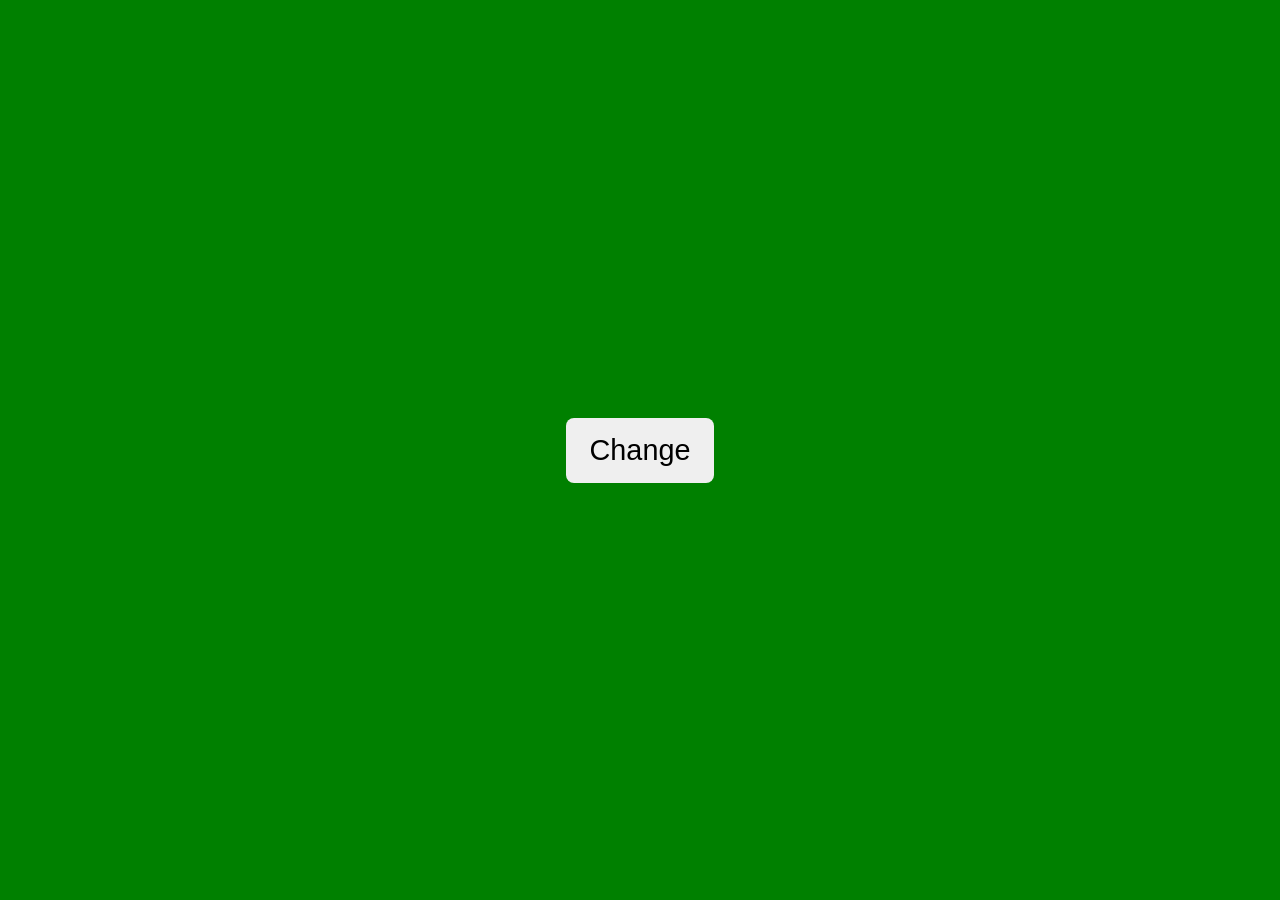
<file: bg-changer/index.html>
<!DOCTYPE html>
<html lang="en">
<head>
    <meta charset="UTF-8">
    <meta name="viewport" content="width=device-width, initial-scale=1.0">
    <title>Bg-changer(01)</title>
    <link rel="stylesheet" href="./style.css">
    <script src="./script.js" defer></script>
    
</head>
<body>

    <section class="background">
         <button class="change-btn">Change</button>
    </section>
    
</body>
</html>
</file>
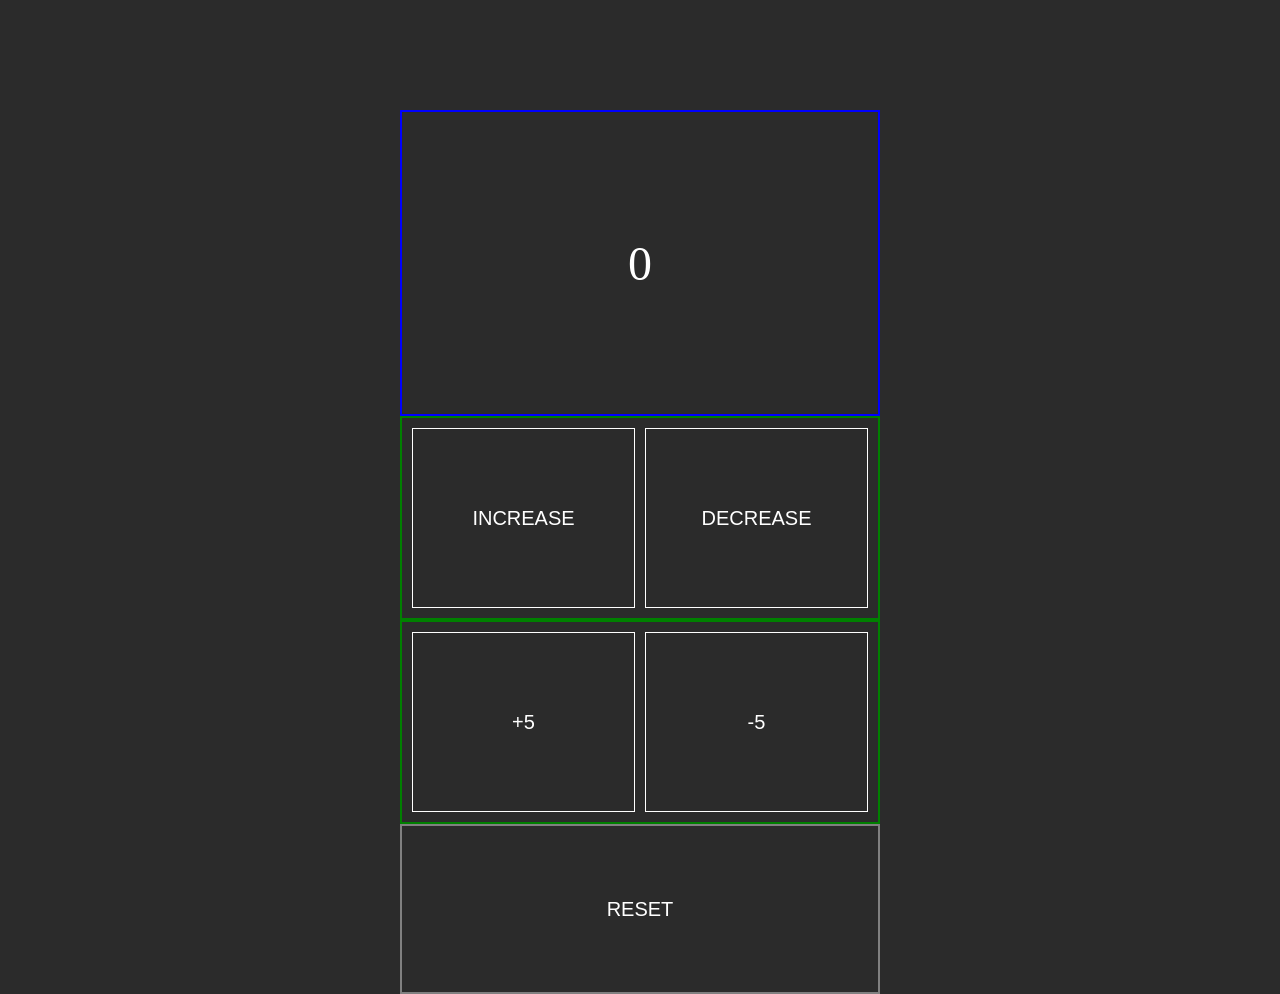
<file: counter-app/index.html>
<!DOCTYPE html>
<html lang="en">
<head>
    <meta charset="UTF-8">
    <meta name="viewport" content="width=device-width, initial-scale=1.0">
    <title>Document</title>
    <link rel="stylesheet" href="./style.css">
    <script src="./script.js" defer></script>
    
</head>
<body>

      <section class="container">

        <div class="first-number-holder screen">0</div>

        
        <div class=" btn-container">
            <button class="add-btn increase btn">
                INCREASE
            </button>
            <button class="decrease btn">DECREASE</button>
        </div>

        <div class="btn-container">
            <button class=" btn addFive">+5</button>
            <button class="btn minusFive">-5</button>
        </div>
        <button class="third-reset reset">
            RESET
        </button>



      </section>
  
</body>
</html>
</file>
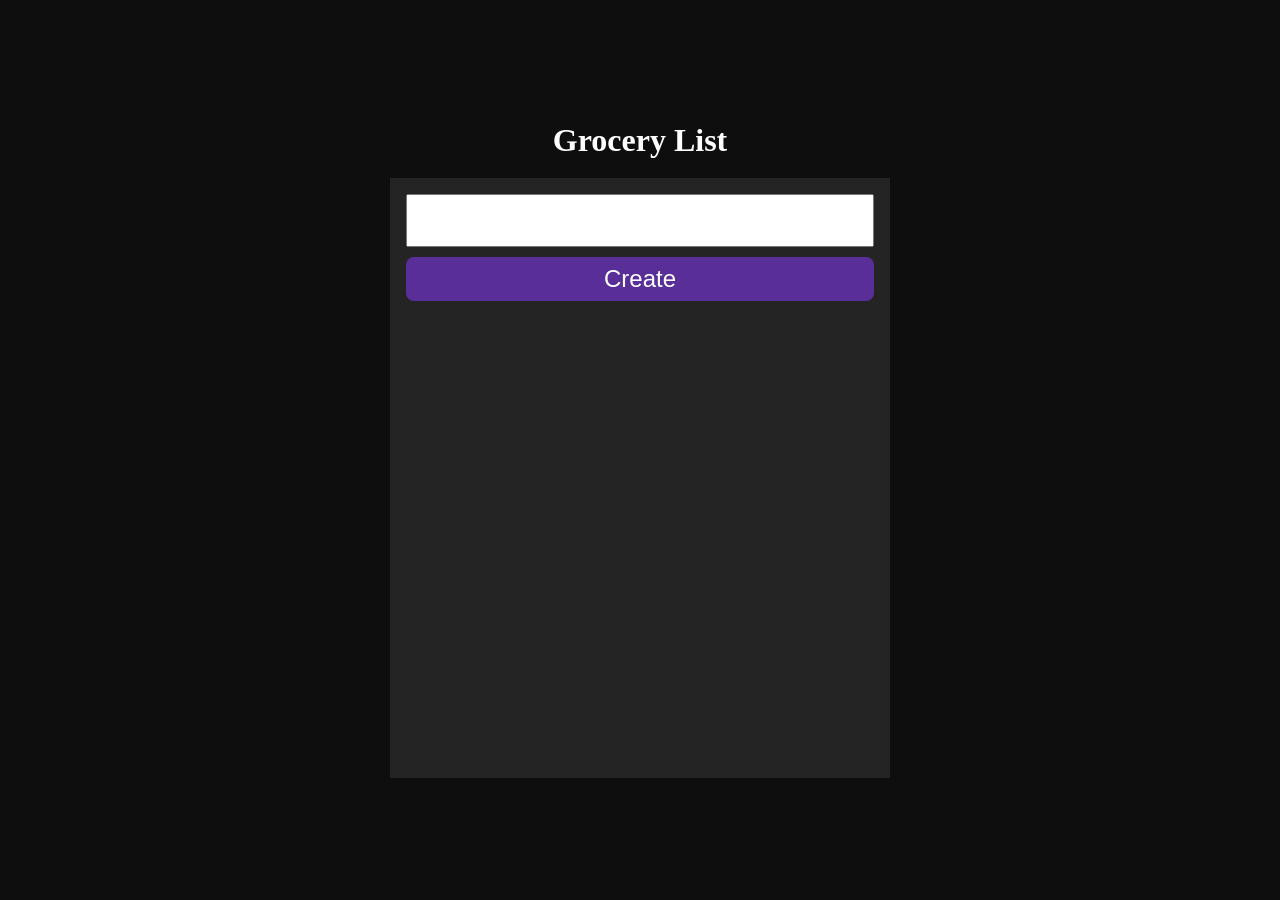
<file: grocery-list-creator/index.html>
<!DOCTYPE html>
<html lang="en">
<head>
    <meta charset="UTF-8">
    <meta name="viewport" content="width=device-width, initial-scale=1.0">
    <title>grocery-list-creator</title>
    <link rel="stylesheet" href="style.css">
    <script src="./script.js" defer></script>

</head>
<body>
 <h1>Grocery List</h1>
    <div class="container">
       
        <input type="text" class="grocery-name-input">
        <button>Create</button>

        <ul >
          
 


        </ul>

    </div>
    
</body>
</html>
</file>
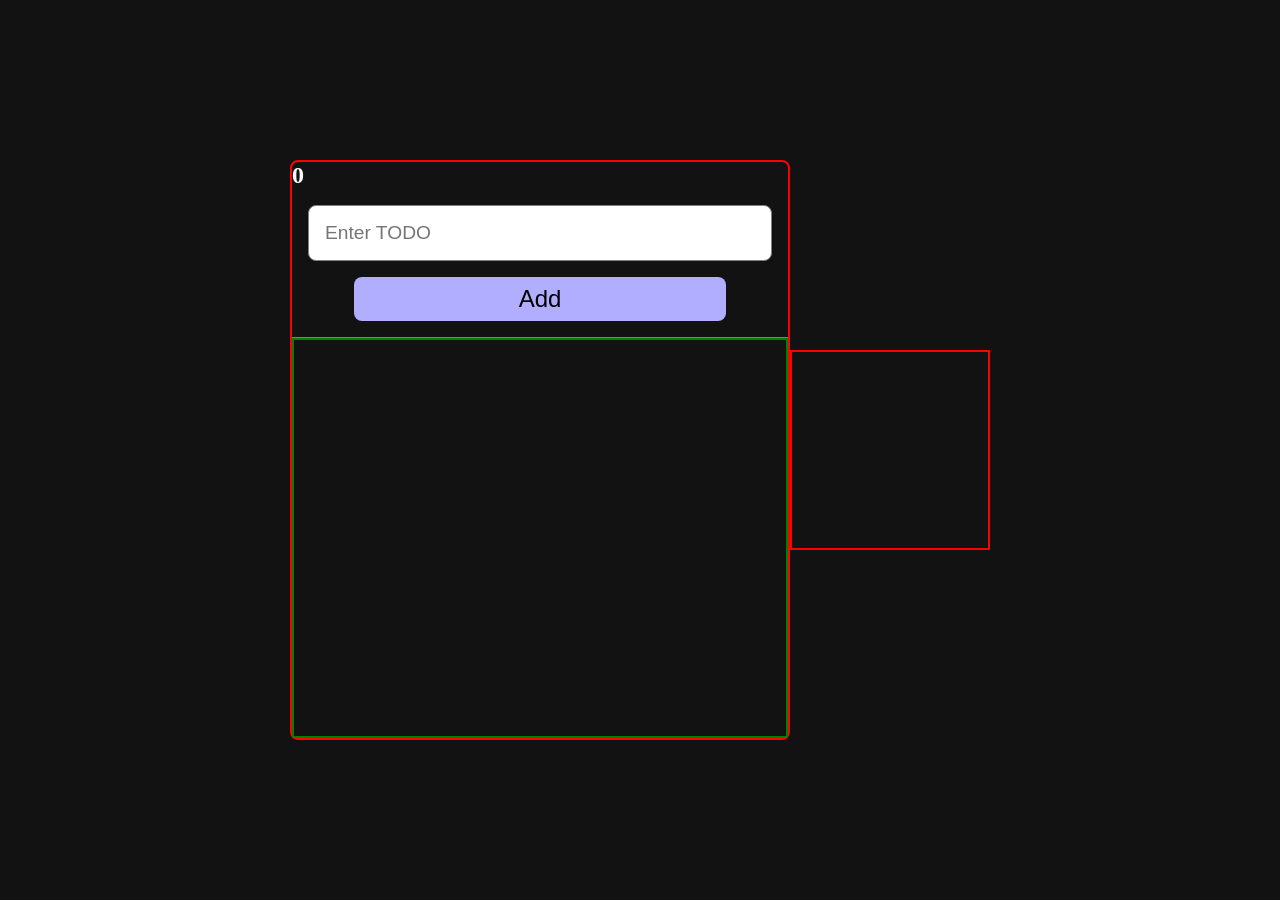
<file: todo-list/index.html>
<!DOCTYPE html>
<html lang="en">
<head>
    <meta charset="UTF-8">
    <meta name="viewport" content="width=device-width, initial-scale=1.0">
    <title>Todo List</title>
    <link rel="stylesheet" href="style.css">
</head>
<body>

    <section class="todo-container">
        <h1 class="total-todo" style="color:  white;">0</h1>

        <div class="input-container">

            <input type="text" class="input" placeholder="Enter TODO">
            <button class="add-btn">Add</button>

        </div>

        <div class="todo-task-container todo-wrapper">

            <!-- <div class="todo-item">

               <h1>todo lorem10</h1>

               <div class="btn-container">
                
               <button class="delete">X</button>
               <button class="completed">C</button>

               </div>

            </div>   -->

        </div>
         

    </section>

    <div class="fruit-container">

            

    </div>
    

    <script src="./script.js"></script>
</body>
</html>
</file>
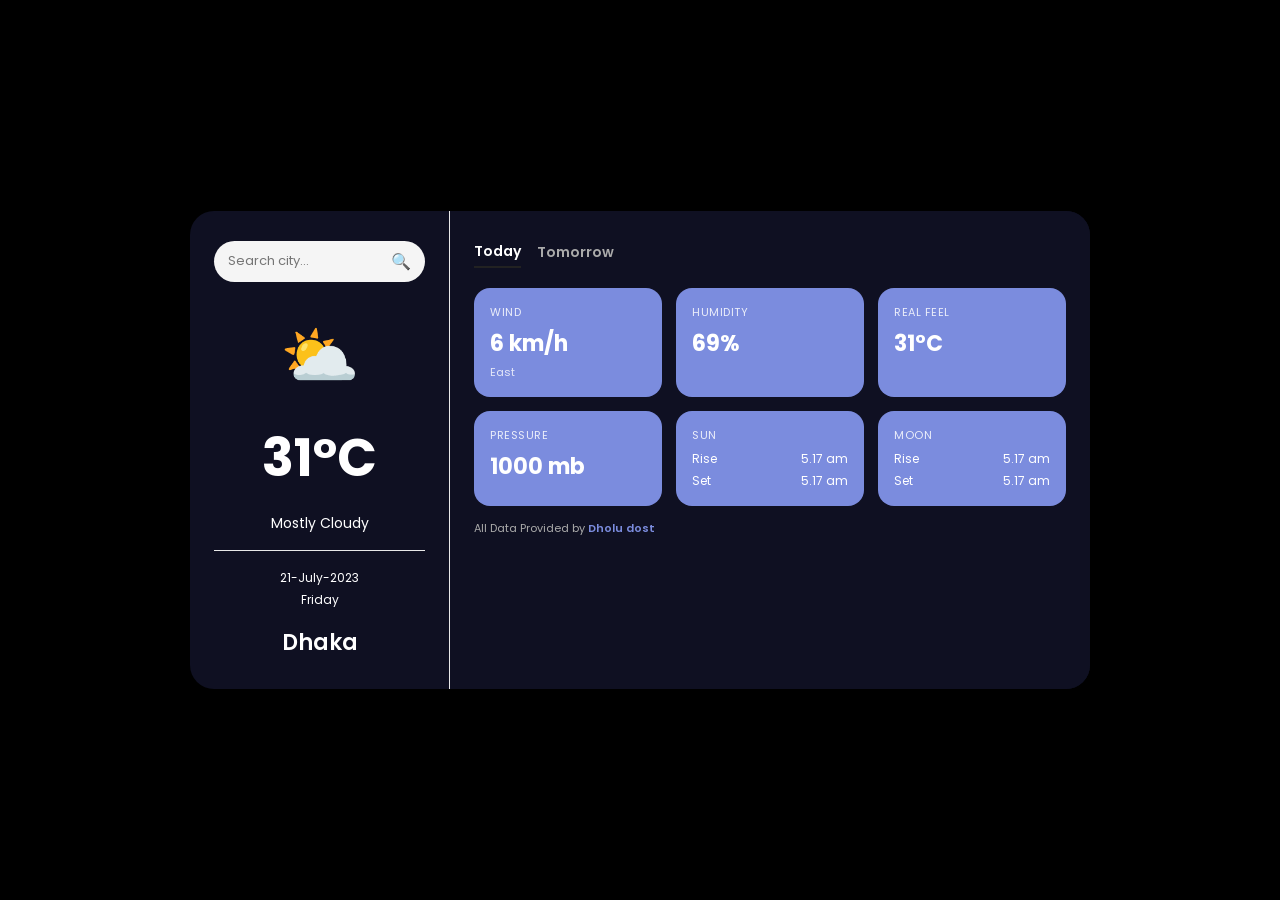
<file: weather app/index.html>
<!DOCTYPE html>
<html lang="en">
<head>
  <meta charset="UTF-8" />
  <meta name="viewport" content="width=device-width, initial-scale=1.0"/>
  <title>Weather App</title>
  <link rel="stylesheet" href="style.css">
    <link href="https://fonts.googleapis.com/css2?family=Poppins:wght@300;400;600;700&display=swap" rel="stylesheet"/>
  <script src="./script.js" defer></script>

</head>
<body>

  <!-- ========================
       MAIN WEATHER CARD
  ======================== -->
  <div class="weather-card">

    <!-- LEFT PANEL: City info -->
    <div class="left-panel">

      <!-- Search Bar -->
      <div class="search-bar">
        <input type="text" class="input"  placeholder="Search city..." />
        <span class="search">🔍</span>
      </div>

      <!-- Weather Icon (using emoji for simplicity) -->
      <div class="weather-icon">⛅</div>

      <!-- Temperature -->
      <div class="temperature">31°C</div>

      <!-- Weather Description -->
      <div class="weather-desc">Mostly Cloudy</div>

      <!-- Divider -->
      <div class="divider"></div>

      <!-- Date & Time -->
      <div class="date-time">
        <span class="date">21-July-2023</span> <br/>
        <span class="day">Friday</span> <br/>
        <span class="time"></span>
      </div>

      <!-- City Name -->
      <div class="city-name">Dhaka</div>

    </div>
    <!-- End Left Panel -->

    <!-- RIGHT PANEL: Weather details -->
    <div class="right-panel">

      <!-- Tab Buttons -->
      <div class="tabs">
        <button class="tab-btn active">Today</button>
        <button class="tab-btn">Tomorrow</button>
      </div>

      <!-- Info Cards Grid -->
      <div class="info-grid">

        <!-- Card 1: Wind -->
        <div class="info-card">
          <div class="label">Wind</div>
          <div class="value wind-value">6 km/h</div>
          <div class="sub">East</div>
        </div>

        <!-- Card 2: Humidity -->
        <div class="info-card">
          <div class="label">Humidity</div>
          <div class="value humidity-value">69%</div>
        </div>

        <!-- Card 3: Real Feel -->
        <div class="info-card">
          <div class="label">Real Feel</div>
          <div class="value feels_like">31°C</div>
        </div>

       

        <!-- Card 5: Pressure -->
        <div class="info-card">
          <div class="label">Pressure</div>
          <div class="value pressure">1000 mb</div>
        </div>

      
      
        <!-- Card 8: Sun -->
        <div class="info-card">
          <div class="label">Sun</div>
          <div class="sun-moon-row">
            <span>Rise</span><span class="sunrise">5.17 am</span>
          </div>
          <div class="sun-moon-row">
            <span>Set</span><span class="sunset">5.17 am</span>
          </div>
        </div>

        <!-- Card 9: Moon -->
        <div class="info-card">
          <div class="label">Moon</div>
          <div class="sun-moon-row">
            <span>Rise</span><span>5.17 am</span>
          </div>
          <div class="sun-moon-row">
            <span>Set</span><span>5.17 am</span>
          </div>
        </div>

      </div>
      <!-- End Info Grid -->

      <!-- Footer -->
      <div class="footer-text">
        All Data Provided by <span>Dholu dost</span>
      </div>

    </div>
    <!-- End Right Panel -->

  </div>
  <!-- End Weather Card -->

  <script>
    // Tab switching logic
    const tabs = document.querySelectorAll('.tab-btn');

    tabs.forEach(tab => {
      tab.addEventListener('click', () => {
        // Remove 'active' from all tabs
        tabs.forEach(t => t.classList.remove('active'));
        // Add 'active' to the clicked tab
        tab.classList.add('active');
      });
    });
  </script>

</body>
</html>
</file>
<file: bg-changer/style.css>
*{
    margin: 0;
    padding: 0;
    box-sizing: border-box;
}
html , body{
    height: 100%;
    width: 100%;
}

.background{
    height: 100vh;
    width: 100%;
    background-color: rgb(54, 49, 49);
    display: flex;
    align-items: center;
    justify-content: center;
}

.change-btn{
    padding: 1rem 1.5rem;
    font-size: 1.8rem;
    border-radius: 0.5rem;
    border: none;
   
    

}
</file>
<file: counter-app/style.css>
*{
    margin: 0;
    padding: 0;
    box-sizing: border-box;
}
html , body{
    height: 100%;
    width: 100%;
    background-color: rgb(43, 43, 43);
    display: flex;
    align-items: center;
    justify-content: center;
}


.container{
    height: 700px;
    width: 500px;
   
    padding: 10px;
}

.first-number-holder{
    width: 100%;
    height: 45%;
    border: 2px solid blue;
    display: flex;
    align-items: center;
    justify-content: center;
    font-size: 3rem;
    color: white;
    
}
button:hover{
    background-color: green;
}

.btn-container {
    width: 100%;
    height: 30%;
    border: 2px solid green;
    display: flex;
    padding: 10px;
    gap: 10px;
   
}

.third-reset{
    width: 100%;
    height: 25%;
    border: 2px solid gray;
    background-color: transparent;
    font-size: 20px;
    color: white;
}

 .btn{
    height: 100%;
    width: 50%;
    font-size: 20px;
    background-color: transparent;
    color: white;
    border: 1px solid ;
}
</file>
<file: grocery-list-creator/style.css>
*{
    margin: 0;
    padding: 0;
    box-sizing: border-box;
}
html , body{
    height: 100%;
    width: 100%;
    display: flex;
    flex-direction: column;
    align-items: center;
    justify-content: center;
    background-color: #0E0E0E;
}
h1{
    color: white;
    text-align: center;
    margin-bottom: 1.2rem;
}
.container{
    background-color: #242424;
    width: 500px;
    height: 600px;
    padding: 1rem;
}

input{
    width: 100%;
    
    padding: 0.5rem 1rem;
    font-size: 1.8rem;
}
input:focus{
    border: 2px solid green;
}

button{
    width: 100%;
    padding: 0.5rem;
    font-size: 1.5rem;
    margin-top: 0.6rem;
    color: white;
    background-color: #5A2E98;
    border: none;
    border-radius: 0.5rem;

}

ul{
    display: flex;
    flex-direction: column;
    align-items: center;
    width: 100%;
    margin-top: 0.6rem;

}
li{
    list-style: circle;
    font-size: 1.6rem;
    color: white;
}
</file>
<file: todo-list/style.css>
*{
    margin: 0;
    padding: 0;
    box-sizing: border-box;
}
html , body{
    height: 100vh;
    width: 100%;
    display: flex;
    align-items: center;
    justify-content: center;
    background-color: #121212;

}


section.todo-container{

    height: auto;
    min-height: 400px;
    width: 500px;
    border: 2px solid red;
     border-radius: 0.5rem;

}

.input-container{
    height: fit-content;
    width: 100%;
  border-bottom: 1px solid gray;
    display: flex;
    align-items: center;
    flex-direction: column;
    padding: 1rem;
    gap: 1rem;
}

.input-container input{
    width: 100%;
    padding: 1rem;
    font-size: 1.2rem;
    border: 1px solid gray;
    outline: none;
     border-radius: 0.5rem;
}

.input-container button{
    width: 80%;
    font-size: 1.5rem;
    padding: 0.5rem 0;
    text-align: center;
    border: none;
    border-radius: 0.5rem;
    background-color: #B2AEFF;

}

.todo-task-container{
    height: auto;
    padding: 1rem;
    display: flex;
    flex-direction: column;
    gap: 0.8rem;
    color: white;
    border: 2px solid green;
    min-height: 400px;

}

.todo-item{
    min-height: 60px;
    height: auto;
    width: 100%;
    border: 2px solid blue;
    border-radius: 0.5rem;
    display: flex;
    justify-content: space-between;
    align-items: center;
color: white;
    padding: 0 1rem;
    gap: 0.5rem;

}

.btn-container{
    display: flex;
    gap: 0.3rem;
}

.btn-container .delete{
    background-color: red;
    padding: 0.3rem 0.5rem;
    border-radius: 0.2rem;
    border: none;
    color: white;
    font-size: 1.4rem;

}
.btn-container .completed{
    background-color: green;
    font-size: 1.4rem;
    padding: 0.3rem 0.5rem;
    border-radius: 0.2rem;
    border: none;
    color: white;

}



.fruit-container{
    height: 200px;
    width: 200px;
    border: 2px solid red;
    color: white;
}
</file>
<file: weather app/style.css>
/* =====================
       RESET & BASE STYLES
    ===================== */

  

    * {
      margin: 0;
      padding: 0;
      box-sizing: border-box;
    }

    body {
      font-family: 'Poppins', sans-serif;
      background-color: #000000;
      display: flex;
      justify-content: center;
      align-items: center;
      min-height: 100vh;
      padding: 20px;
    }

    /* =====================
       MAIN CARD CONTAINER
    ===================== */
    .weather-card {
      background-color: #0F1022;
      border-radius: 24px;
      display: flex;
      flex-direction: row;       /* Side by side on large screens */
      width: 100%;
      max-width: 900px;
      overflow: hidden;
      box-shadow: 0 10px 40px rgba(0, 0, 0, 0.1);
    }

    /* =====================
       LEFT PANEL
    ===================== */
    .left-panel {
      width: 260px;
      min-width: 220px;
      padding: 30px 24px;
      display: flex;
      flex-direction: column;
      align-items: center;
      gap: 16px;
      border-right: 1px solid #e8e8e8;
    }

    /* Search Bar */
    .search-bar {
      display: flex;
      align-items: center;
      background-color: #f5f5f5;
      border-radius: 30px;
      padding: 8px 14px;
      width: 100%;
      gap: 8px;
    }

    .search-bar input {
      border: none;
      background: transparent;
      outline: none;
      font-size: 13px;
      font-family: 'Poppins', sans-serif;
      color: #333;
      width: 100%;
    }

    .search-bar span {
      font-size: 16px;
      color: #666;
      cursor: pointer;
    }

    /* Weather Icon */
    .weather-icon {
      font-size: 64px;
      margin-top: 10px;
    }

    /* Temperature */
    .temperature {
      font-size: 52px;
      font-weight: 700;
      color: white;
    }

    /* Weather Description */
    .weather-desc {
      font-size: 14px;
      color: white;
      font-weight: 400;
    }

    /* Divider Line */
    .divider {
      width: 100%;
      height: 1px;
      background-color: #e8e8e8;
    }

    /* Date & Time */
    .date-time {
      text-align: center;
      color: white;
      font-size: 12px;
      line-height: 1.8;
    }

    /* City Name */
    .city-name {
      font-size: 22px;
      font-weight: 600;
      color: white;
    }

    /* =====================
       RIGHT PANEL
    ===================== */
    .right-panel {
      flex: 1;
      padding: 30px 24px;
      background-color: #0F1022;
    }

    /* Tab Buttons (Today / Tomorrow) */
    .tabs {
      display: flex;
      gap: 16px;
      margin-bottom: 20px;
    }

    .tab-btn {
      font-family: 'Poppins', sans-serif;
      font-size: 14px;
      font-weight: 600;
      background: none;
      border: none;
      cursor: pointer;
      color: #aaa;
      padding-bottom: 4px;
    }

    /* Active tab style */
    .tab-btn.active {
      color: white;
      border-bottom: 2px solid #222;
    }

    /* Grid of Info Cards */
    .info-grid {
      display: grid;
      grid-template-columns: repeat(3, 1fr);  /* 3 columns */
      gap: 14px;
    }

    /* Individual Info Card */
    .info-card {
      background-color: #7b8cde;   /* Purple-blue color */
      border-radius: 16px;
      padding: 16px;
      color: white;
    }

    /* Card Label (e.g. "Wind", "Humidity") */
    .info-card .label {
      font-size: 11px;
      opacity: 0.85;
      margin-bottom: 6px;
      text-transform: uppercase;
      letter-spacing: 0.5px;
    }

    /* Card Value (e.g. "6 km/h", "69%") */
    .info-card .value {
      font-size: 22px;
      font-weight: 700;
    }

    /* Card Sub-text (e.g. "East", "Moderate") */
    .info-card .sub {
      font-size: 11px;
      opacity: 0.8;
      margin-top: 4px;
    }

    /* Temperature history uses two lines */
    .temp-row {
      display: flex;
      align-items: center;
      gap: 6px;
      font-size: 18px;
      font-weight: 600;
    }

    .temp-row .arrow-up {
      color: #ff8a8a;   /* Red for high */
    }

    .temp-row .arrow-down {
      color: #80efc0;   /* Green for low */
    }

    /* Sun / Moon card rows */
    .sun-moon-row {
      display: flex;
      justify-content: space-between;
      font-size: 12px;
      margin-top: 4px;
    }

    /* Footer text inside right panel */
    .footer-text {
      margin-top: 14px;
      font-size: 11px;
      color: #aaa;
    }

    .footer-text span {
      color: #7b8cde;
      font-weight: 600;
    }

    /* =====================
       RESPONSIVE STYLES
    ===================== */

    /* Tablet: stack vertically */
    @media (max-width: 680px) {
      .weather-card {
        flex-direction: column;   /* Stack left & right panels */
      }

      .left-panel {
        width: 100%;
        border-right: none;
        border-bottom: 1px solid #e8e8e8;
      }

      .info-grid {
        grid-template-columns: repeat(2, 1fr);   /* 2 columns on tablet */
      }
    }

    /* Mobile: single column grid */
    @media (max-width: 400px) {
      .info-grid {
        grid-template-columns: 1fr;   /* 1 column on small phones */
      }

      .temperature {
        font-size: 40px;
      }

      .weather-icon {
        font-size: 50px;
      }
    }
</file>
